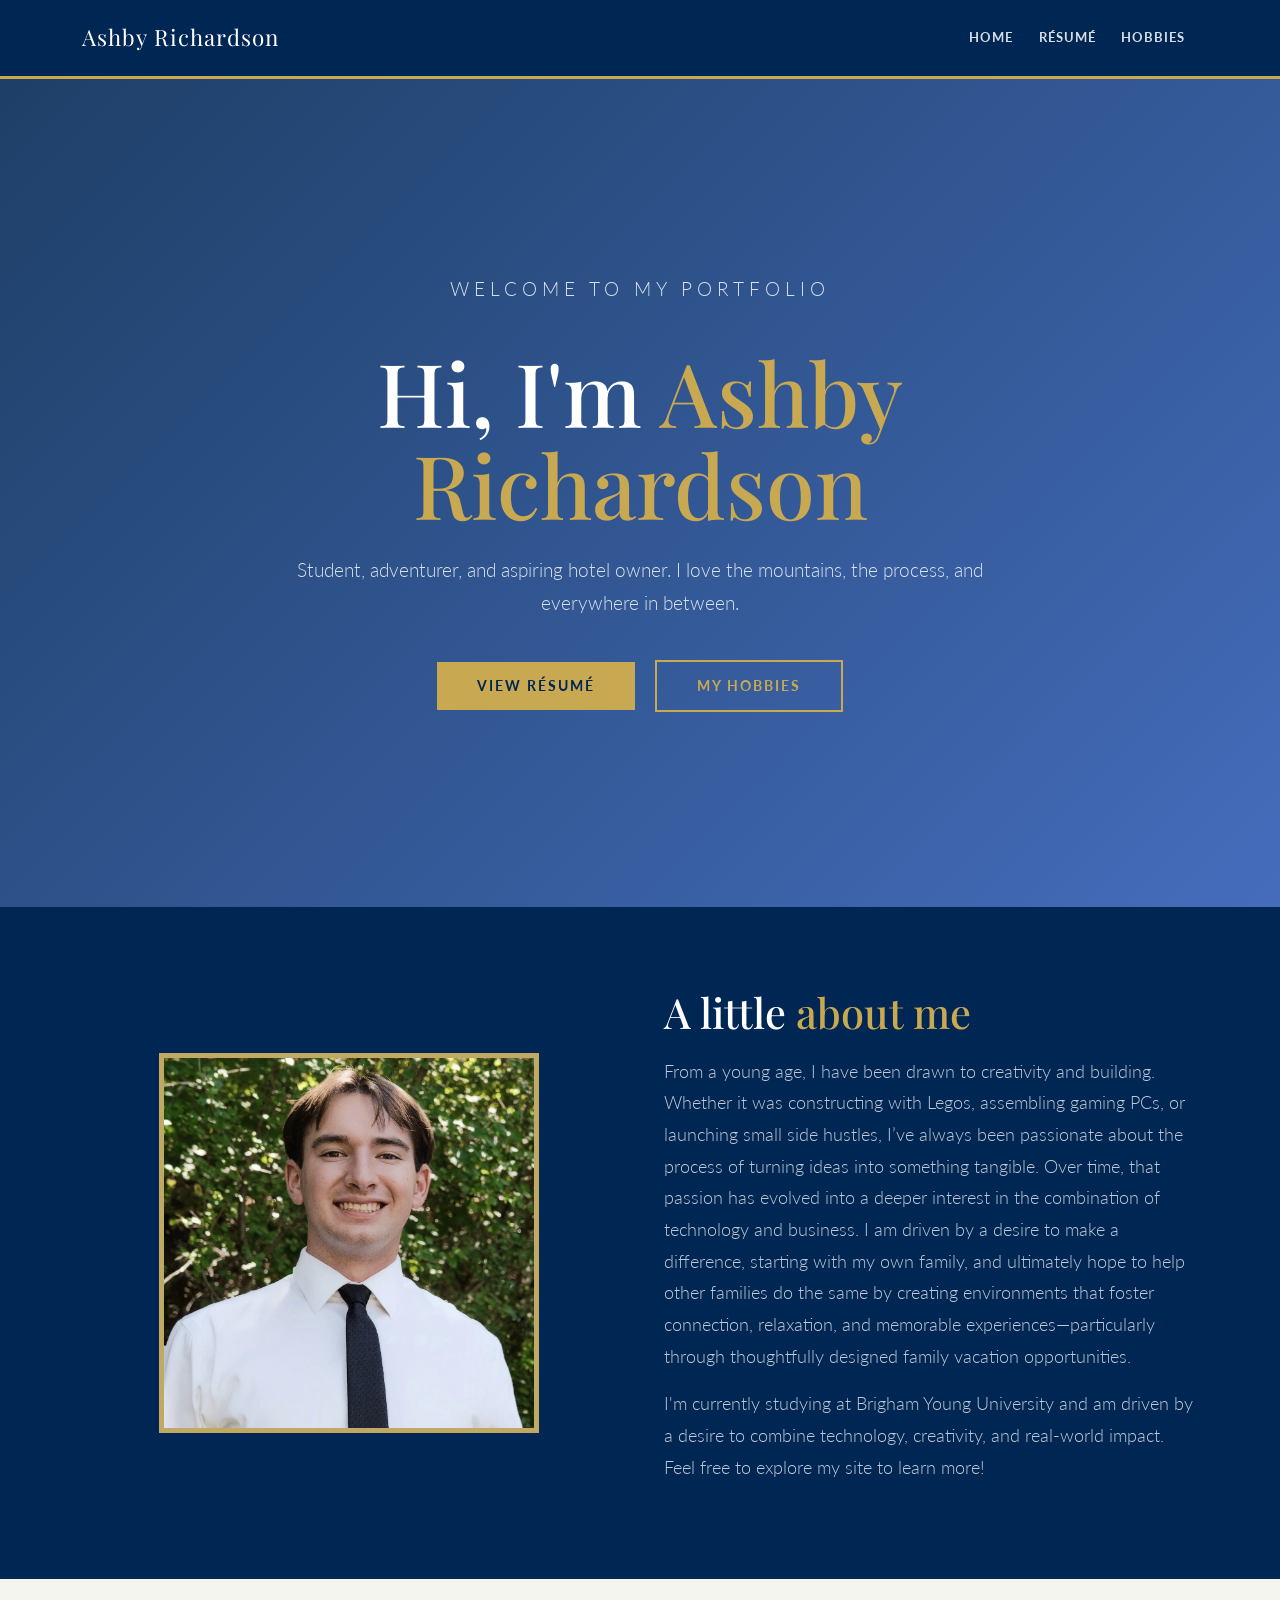
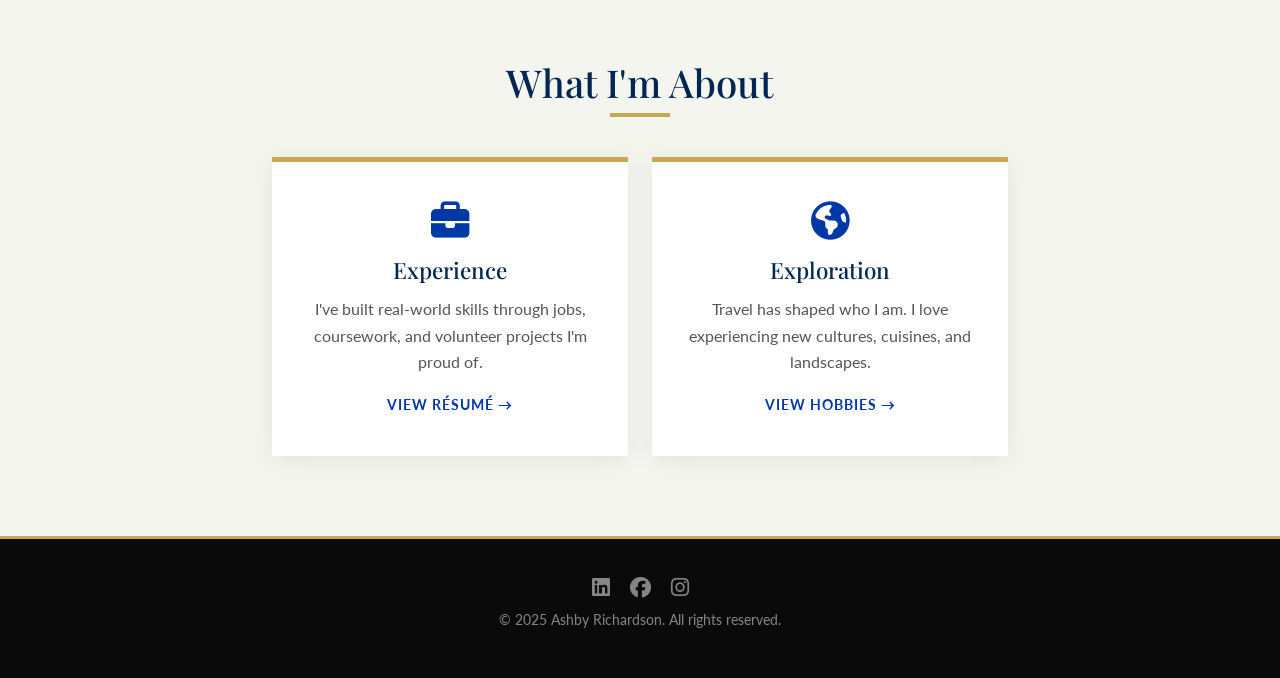
<file: index.html>
<!DOCTYPE html>
<html lang="en">
<head>
  <meta charset="UTF-8" />
  <meta name="viewport" content="width=device-width, initial-scale=1.0"/>
  <title>Ashby Richardson | Portfolio</title>
  <link rel="stylesheet" href="https://cdn.jsdelivr.net/npm/bootstrap@5.3.2/dist/css/bootstrap.min.css"/>
  <link rel="stylesheet" href="https://cdnjs.cloudflare.com/ajax/libs/font-awesome/6.5.0/css/all.min.css"/>
  <link href="https://fonts.googleapis.com/css2?family=Playfair+Display:wght@700;900&family=Lato:wght@300;400;700&display=swap" rel="stylesheet"/>
  <style>
    :root {
      --navy: #002654;
      --royal: #0038A8;
      --gold: #C8A951;
      --light: #f5f5f0;
      --dark: #111;
    }
    * { margin: 0; padding: 0; box-sizing: border-box; }
    body { font-family: 'Lato', sans-serif; background: var(--light); color: var(--dark); }


    nav.navbar {
      background: var(--navy) !important;
      padding: 1rem 2rem;
      position: sticky; top: 0; z-index: 999;
      border-bottom: 3px solid var(--gold);
    }
    .navbar-brand {
      font-family: 'Playfair Display', serif;
      color: white !important;
      font-size: 1.4rem;
      letter-spacing: 1px;
    }
    .nav-link {
      color: rgba(255,255,255,0.85) !important;
      font-weight: 700;
      letter-spacing: 1px;
      text-transform: uppercase;
      font-size: 0.82rem;
      margin: 0 0.3rem;
      transition: color 0.2s;
    }
    .nav-link:hover { color: var(--gold) !important; }


    .hero {
      min-height: 92vh;
      background:
        linear-gradient(135deg, rgba(0,38,84,0.88) 0%, rgba(0,56,168,0.72) 100%),
        url('https://images.unsplash.com/photo-1464822759023-fed622ff2c3b?w=1600') center/cover no-repeat;
      display: flex;
      align-items: center;
      justify-content: center;
      text-align: center;
      padding: 4rem 2rem;
    }
    .hero-content { max-width: 750px; }
    .hero-eyebrow {
      font-size: 0.85rem;
      letter-spacing: 5px;
      text-transform: uppercase;
      color: var(--gold);
      font-weight: 700;
      margin-bottom: 1.2rem;
    }
    .hero h1 {
      font-family: 'Playfair Display', serif;
      font-size: clamp(3rem, 8vw, 5.5rem);
      color: white;
      line-height: 1.05;
      margin-bottom: 1.5rem;
    }
    .hero h1 span { color: var(--gold); }
    .hero p {
      font-size: 1.2rem;
      color: rgba(255,255,255,0.82);
      font-weight: 300;
      line-height: 1.7;
      margin-bottom: 2.5rem;
    }
    .btn-gold {
      background: var(--gold);
      color: var(--navy);
      font-weight: 700;
      letter-spacing: 2px;
      text-transform: uppercase;
      padding: 0.85rem 2.5rem;
      border: none;
      font-size: 0.9rem;
      transition: all 0.2s;
      text-decoration: none;
      display: inline-block;
    }
    .btn-gold:hover { background: white; color: var(--navy); }
    .btn-outline-gold {
      border: 2px solid var(--gold);
      color: var(--gold);
      font-weight: 700;
      letter-spacing: 2px;
      text-transform: uppercase;
      padding: 0.85rem 2.5rem;
      font-size: 0.9rem;
      transition: all 0.2s;
      text-decoration: none;
      display: inline-block;
      margin-left: 1rem;
    }
    .btn-outline-gold:hover { background: var(--gold); color: var(--navy); }


    .about-strip {
      background: var(--navy);
      padding: 5rem 2rem;
    }
    .about-strip h2 {
      font-family: 'Playfair Display', serif;
      color: white;
      font-size: 2.6rem;
      margin-bottom: 1.2rem;
    }
    .about-strip h2 span { color: var(--gold); }
    .about-strip p {
      color: rgba(255,255,255,0.75);
      font-size: 1.1rem;
      line-height: 1.8;
      font-weight: 300;
    }
    .about-img {
      width: 100%;
      max-width: 380px;
      aspect-ratio: 1;
      object-fit: cover;
      border: 5px solid var(--gold);
      filter: grayscale(20%);
    }


    .cards-section { padding: 5rem 2rem; background: var(--light); }
    .section-title {
      font-family: 'Playfair Display', serif;
      font-size: 2.4rem;
      color: var(--navy);
      margin-bottom: 0.5rem;
    }
    .section-line {
      width: 60px; height: 4px;
      background: var(--gold);
      margin: 0 auto 2.5rem;
    }
    .highlight-card {
      background: white;
      border-top: 5px solid var(--gold);
      padding: 2.5rem 2rem;
      text-align: center;
      box-shadow: 0 4px 24px rgba(0,0,0,0.07);
      transition: transform 0.2s, box-shadow 0.2s;
      height: 100%;
    }
    .highlight-card:hover { transform: translateY(-6px); box-shadow: 0 12px 40px rgba(0,0,0,0.13); }
    .highlight-card i {
      font-size: 2.4rem;
      color: var(--royal);
      margin-bottom: 1rem;
    }
    .highlight-card h4 {
      font-family: 'Playfair Display', serif;
      font-size: 1.4rem;
      color: var(--navy);
      margin-bottom: 0.8rem;
    }
    .highlight-card p { color: #555; font-size: 0.97rem; line-height: 1.7; }
    .highlight-card a {
      color: var(--royal);
      font-weight: 700;
      font-size: 0.85rem;
      text-transform: uppercase;
      letter-spacing: 1px;
      text-decoration: none;
    }
    .highlight-card a:hover { color: var(--gold); }


    footer {
      background: #0a0a0a;
      color: rgba(255,255,255,0.5);
      text-align: center;
      padding: 2rem 1rem;
      font-size: 0.85rem;
      border-top: 3px solid var(--gold);
    }
    footer .social-links a {
      color: rgba(255,255,255,0.5);
      margin: 0 0.5rem;
      font-size: 1.3rem;
      transition: color 0.2s;
    }
    footer .social-links a:hover { color: var(--gold); }
  </style>
</head>
<body>


<nav class="navbar navbar-expand-lg">
  <div class="container">
    <a class="navbar-brand" href="index.html">Ashby Richardson</a>
    <button class="navbar-toggler" type="button" data-bs-toggle="collapse" data-bs-target="#navMenu">
      <span class="navbar-toggler-icon"></span>
    </button>
    <div class="collapse navbar-collapse justify-content-end" id="navMenu">
      <ul class="navbar-nav">
        <li class="nav-item"><a class="nav-link active" href="index.html">Home</a></li>
        <li class="nav-item"><a class="nav-link" href="resume.html">Résumé</a></li>
        <li class="nav-item"><a class="nav-link" href="hobbies.html">Hobbies</a></li>
      </ul>
    </div>
  </div>
</nav>


<section class="hero">
  <div class="hero-content">
    <p class="hero-eyebrow">Welcome to my portfolio</p>
    <h1>Hi, I'm <span>Ashby Richardson</span></h1>
    <p>Student, adventurer, and aspiring hotel owner. I love the mountains, the process, and everywhere in between.</p>
    <a href="resume.html" class="btn-gold">View Résumé</a>
    <a href="hobbies.html" class="btn-outline-gold">My Hobbies</a>
  </div>
</section>


<section class="about-strip">
  <div class="container">
    <div class="row align-items-center g-5">
      <div class="col-lg-6 text-center">
        <img src="../images/Ashby_Picture.jpg"
             alt="Profile photo placeholder" class="about-img"/>
      </div>
      <div class="col-lg-6">
        <h2>A little <span>about me</span></h2>
        <p style="margin-top:1rem;">
        From a young age, I have been drawn to creativity and building. Whether it was constructing with Legos, 
        assembling gaming PCs, or launching small side hustles, I’ve always been passionate about the process of 
        turning ideas into something tangible. Over time, that passion has evolved into a deeper interest in the 
        combination of technology and business. I am driven by a desire to make a difference, starting with my own family, 
        and ultimately hope to help other families do the same by creating environments that foster connection, 
        relaxation, and memorable experiences—particularly through thoughtfully designed family vacation 
        opportunities.
        </p>
        <p style="margin-top:1rem;">
          I'm currently studying at Brigham Young University and am driven by a desire to combine technology, 
          creativity, and real-world impact. Feel free to explore my site to learn more!
        </p>
      </div>
    </div>
  </div>
</section>


<section class="cards-section">
  <div class="container text-center">
    <h2 class="section-title">What I'm About</h2>
    <div class="section-line"></div>
    <div class="row g-4 justify-content-center">
      <div class="col-md-4">
        <div class="highlight-card">
          <i class="fa-solid fa-briefcase"></i>
          <h4>Experience</h4>
          <p>I've built real-world skills through jobs, coursework, and volunteer projects I'm proud of.</p>
          <a href="resume.html">View résumé →</a>
        </div>
      </div>
      <div class="col-md-4">
        <div class="highlight-card">
          <i class="fa-solid fa-earth-americas"></i>
          <h4>Exploration</h4>
          <p>Travel has shaped who I am. I love experiencing new cultures, cuisines, and landscapes.</p>
          <a href="hobbies.html">View hobbies →</a>
        </div>
      </div>
    </div>
  </div>
</section>


<footer>
  <div class="social-links mb-2">
    <a href="https://www.linkedin.com/in/ashby-richardson" title="LinkedIn"><i class="fa-brands fa-linkedin"></i></a>
    <a href="https://facebook.com/ashby-richardson1" title="Facebook"><i class="fa-brands fa-facebook"></i></a>
    <a href="https://www.instagram.com/ashby-richardson" title="Instagram"><i class="fa-brands fa-instagram"></i></a>
  </div>
  <p>&copy; 2025 Ashby Richardson. All rights reserved.</p>
</footer>

<script src="https://cdn.jsdelivr.net/npm/bootstrap@5.3.2/dist/js/bootstrap.bundle.min.js"></script>
</body>
</html>
</file>
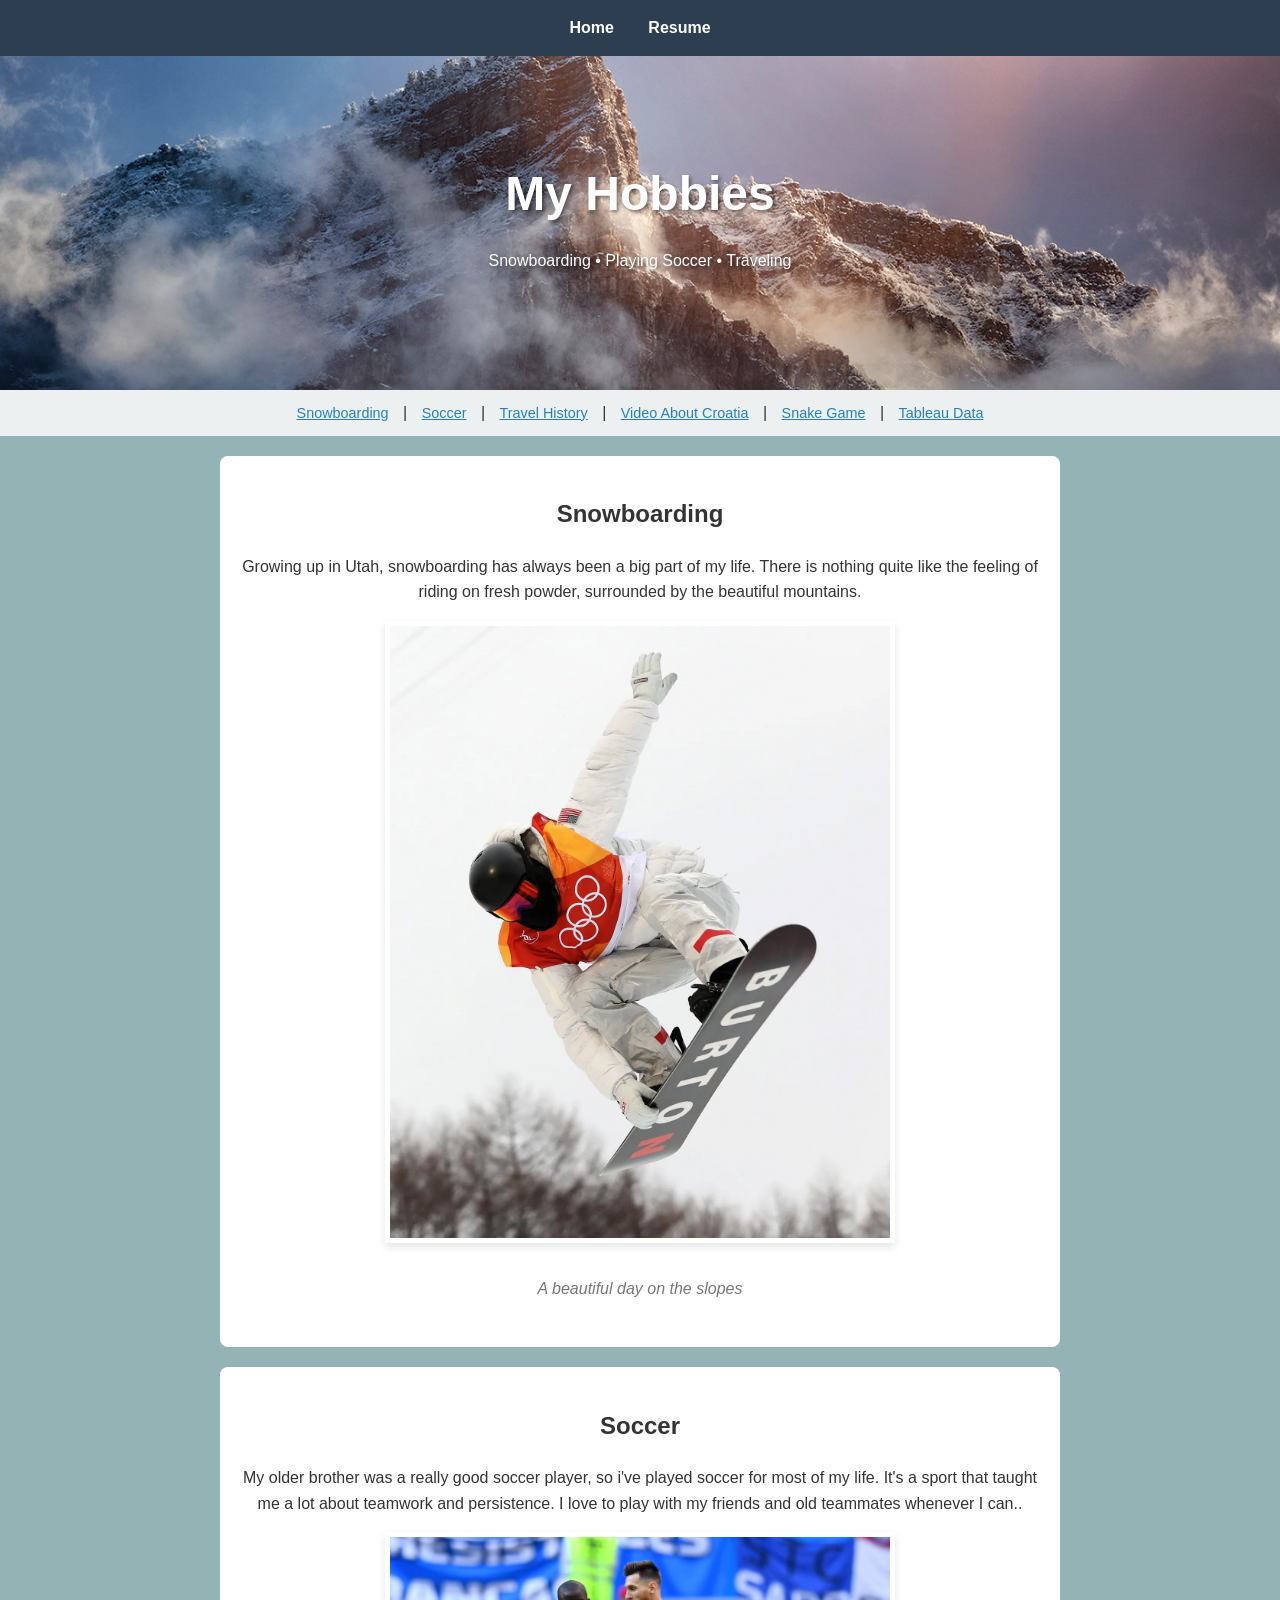
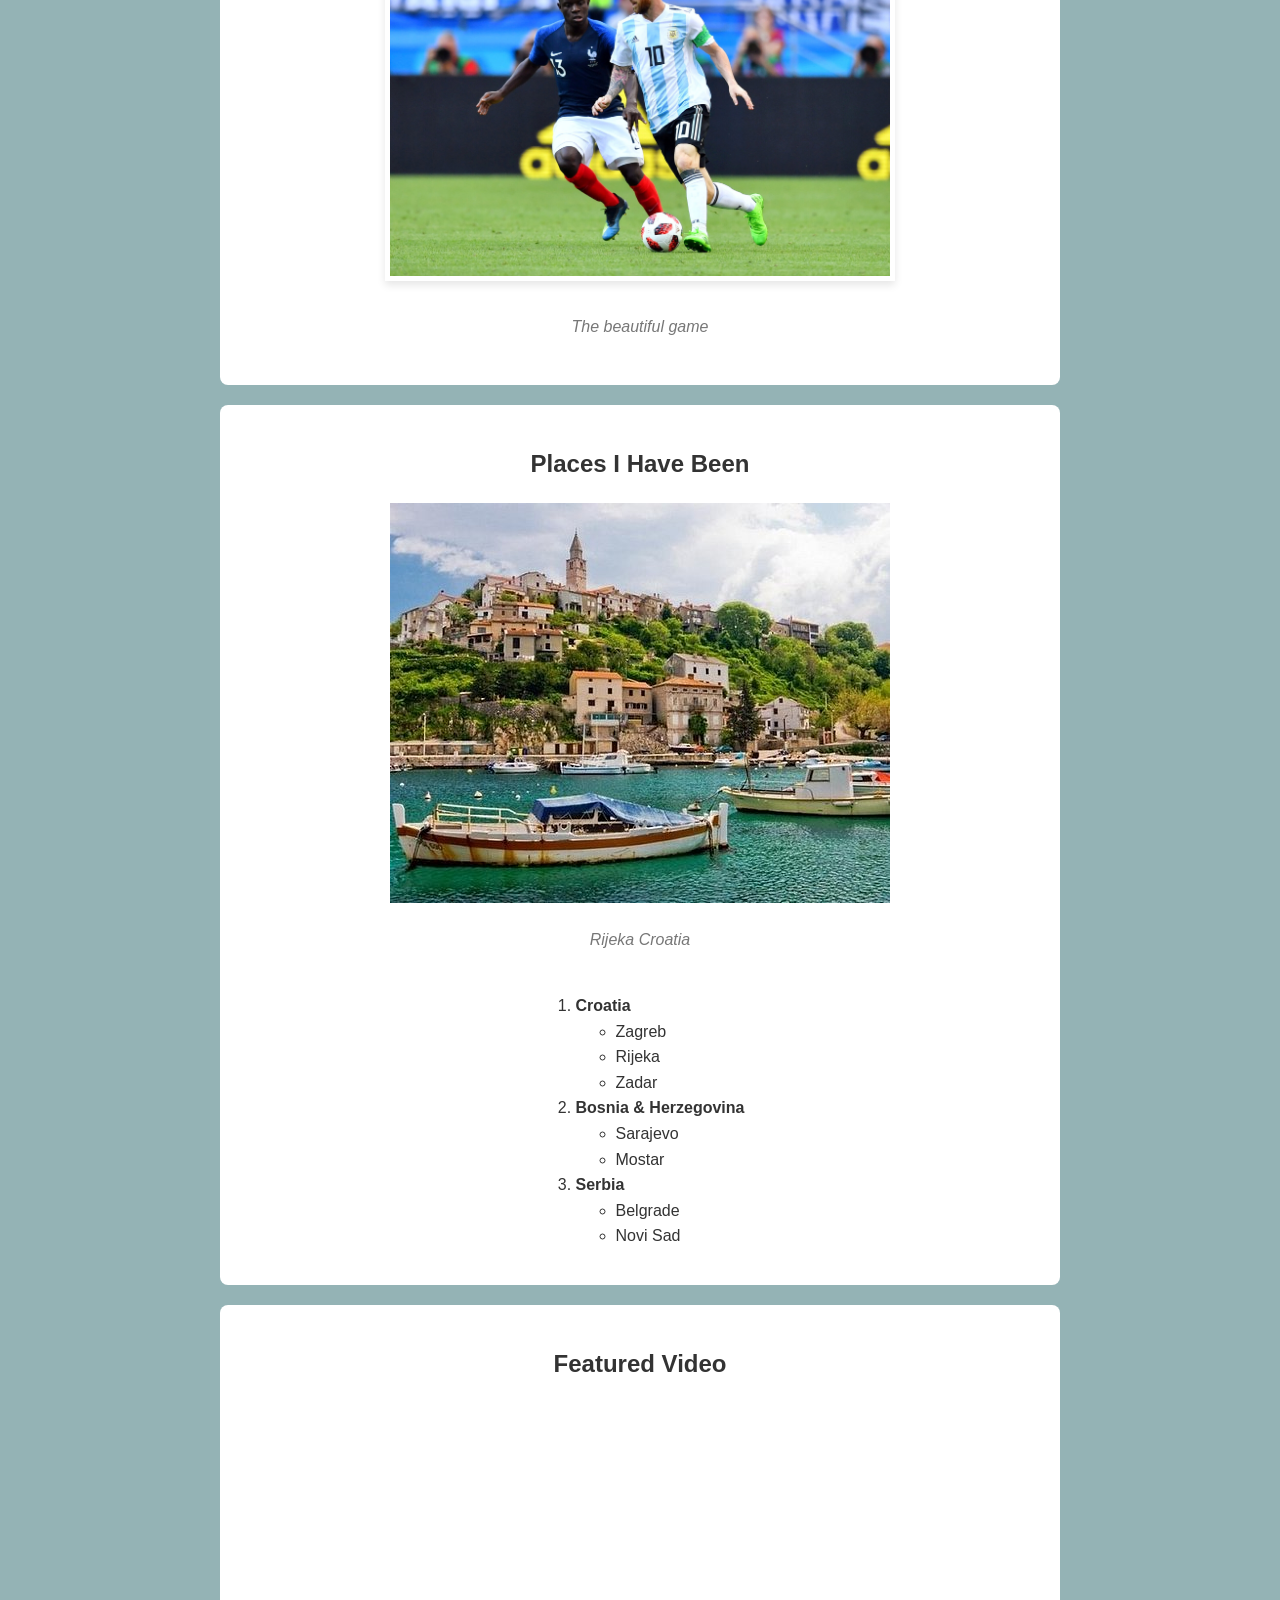
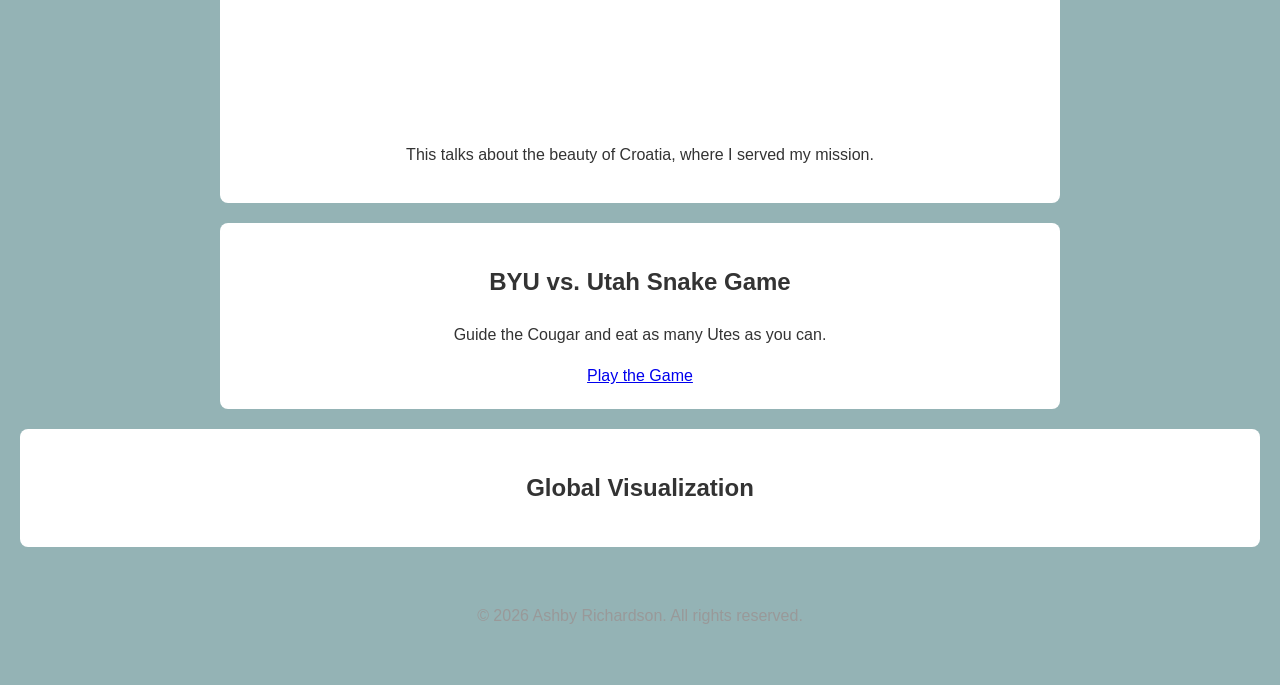
<file: hobbies.html>
<!DOCTYPE html>
<html lang="en">
<head>
  <meta charset="UTF-8" />
  <meta name="viewport" content="width=device-width, initial-scale=1.0" />
  <title>Hobbies | Ashby Richardson</title>
  <link rel="stylesheet" href="../STYLES/hobbies.css" />
</head>
<body>

  <div class="top-nav">
    <a href="index.html">Home</a>
    <a href="resume.html">Resume</a>
  </div>

  <div class="hero">
    <h1>My Hobbies</h1>
    <p>Snowboarding • Playing Soccer • Traveling</p>
  </div>

  <div class="anchor-nav">
    <a href="#snowboarding">Snowboarding</a> |
    <a href="#soccer">Soccer</a> |
    <a href="#bucketlist">Travel History</a> |
    <a href="#video">Video About Croatia</a> |
    <a href="#game">Snake Game</a> |
    <a href="#tableau">Tableau Data</a>
  </div>

  <div id="snowboarding" class="content-block">
    <h2>Snowboarding</h2>
    <p>Growing up in Utah, snowboarding has always been a big part of my life. There is nothing quite like the feeling of
      riding on fresh powder, surrounded by the beautiful mountains.
    </p>
    
    <div class="photo-row">
        <img src="../images/snowboard.png.webp"/>
        <p class="caption">A beautiful day on the slopes</p>
    </div>
  </div>

  <div id="soccer" class="content-block">
    <h2>Soccer</h2>
    <p>My older brother was a really good soccer player, so i've played soccer for most of my life. It's a sport that taught me a lot about teamwork and persistence. I love to play with my friends and old teammates whenever I can..</p>
    
    <div class="photo-row">
        <img src="../images/soccer.png.jpg"/>
        <p class="caption">The beautiful game</p>
    </div>
  </div>

  <div id="bucketlist" class="content-block">
    <h2>Places I Have Been</h2>
        <img src="../images/caption.jpg"/>
        <p class="caption">Rijeka Croatia</p>
    <ol class="bucket-list">
      <li><strong>Croatia</strong>
        <ul>
          <li>Zagreb</li>
          <li>Rijeka</li>
          <li>Zadar</li>
        </ul>
      </li>
      <li><strong>Bosnia & Herzegovina</strong>
        <ul>
          <li>Sarajevo</li>
          <li>Mostar</li>
        </ul>
      </li>
      <li><strong>Serbia</strong>
        <ul>
          <li>Belgrade</li>
          <li>Novi Sad</li>
        </ul>
      </li>
    </ol>
  </div>

  <div id="video" class="media-block">
    <h2>Featured Video</h2>
    <iframe width="560" height="315" 
        src="https://www.youtube.com/embed/JuDCQJMMNzs" 
        title="YouTube video player" 
        frameborder="0" 
        allow="accelerometer; autoplay; clipboard-write; encrypted-media; gyroscope; picture-in-picture" 
        allowfullscreen>
    </iframe>
    <p>This talks about the beauty of Croatia, where I served my mission.</p>
  </div>

  <div id="game" class="game-link-block">
    <h2>BYU vs. Utah Snake Game</h2>
    <p>Guide the Cougar and eat as many Utes as you can.</p>
    <a href="snake.html" class="btn">Play the Game</a>
  </div>
<!-- this section is for the tableau viz --> 
<div id="tableau-container" class="media-block" style="width: 100%; max-width: 1200px; margin: 0 auto;">
    <h2>Global Visualization</h2>
    <div class='tableauPlaceholder' id='viz1713735000000' style='position: relative'>
        <noscript>
            <a href='#'>
                <img alt='Dashboard World Map ' src='https:&#47;&#47;public.tableau.com&#47;static&#47;images&#47;fs&#47;fsi-2016-world-map&#47;DashboardWorldMap820&#47;1_rss.png' style='border: none' />
            </a>
        </noscript>
        <object class='tableauViz' style='display:none;'>
            <param name='host_url' value='https%3A%2F%2Fpublic.tableau.com%2F' /> 
            <param name='embed_code_version' value='3' /> 
            <param name='site_root' value='' />
            <param name='name' value='fsi-2016-world-map&#47;DashboardWorldMap820' />
            <param name='tabs' value='no' />
            <param name='toolbar' value='yes' />
            <param name='static_image' value='https:&#47;&#47;public.tableau.com&#47;static&#47;images&#47;fs&#47;fsi-2016-world-map&#47;DashboardWorldMap820&#47;1.png' /> 
            <param name='animate_transition' value='yes' />
            <param name='display_static_image' value='yes' />
            <param name='display_spinner' value='yes' />
            <param name='display_overlay' value='yes' />
            <param name='display_count' value='yes' />
            <param name='language' value='en-US' />
        </object>
    </div>                
    
    <script type='text/javascript'>                    
        var divElement = document.getElementById('viz1713735000000');                    
        var vizElement = divElement.getElementsByTagName('object')[0];                    
        
        // This ensures the viz scales well on both desktop and mobile
        if ( divElement.offsetWidth > 800 ) { 
            vizElement.style.width='100%';vizElement.style.height='827px';
        } else if ( divElement.offsetWidth > 500 ) { 
            vizElement.style.width='100%';vizElement.style.height='827px';
        } else { 
            vizElement.style.width='100%';vizElement.style.height='1227px';
        }                     
        
        var scriptElement = document.createElement('script');                    
        scriptElement.src = 'https://public.tableau.com/javascripts/api/viz_v1.js';                    
        vizElement.parentNode.insertBefore(scriptElement, vizElement);                
    </script>
</div>

  <footer>
    <p>&copy; 2026 Ashby Richardson. All rights reserved.</p>
  </footer>

</body>
</html>
</file>
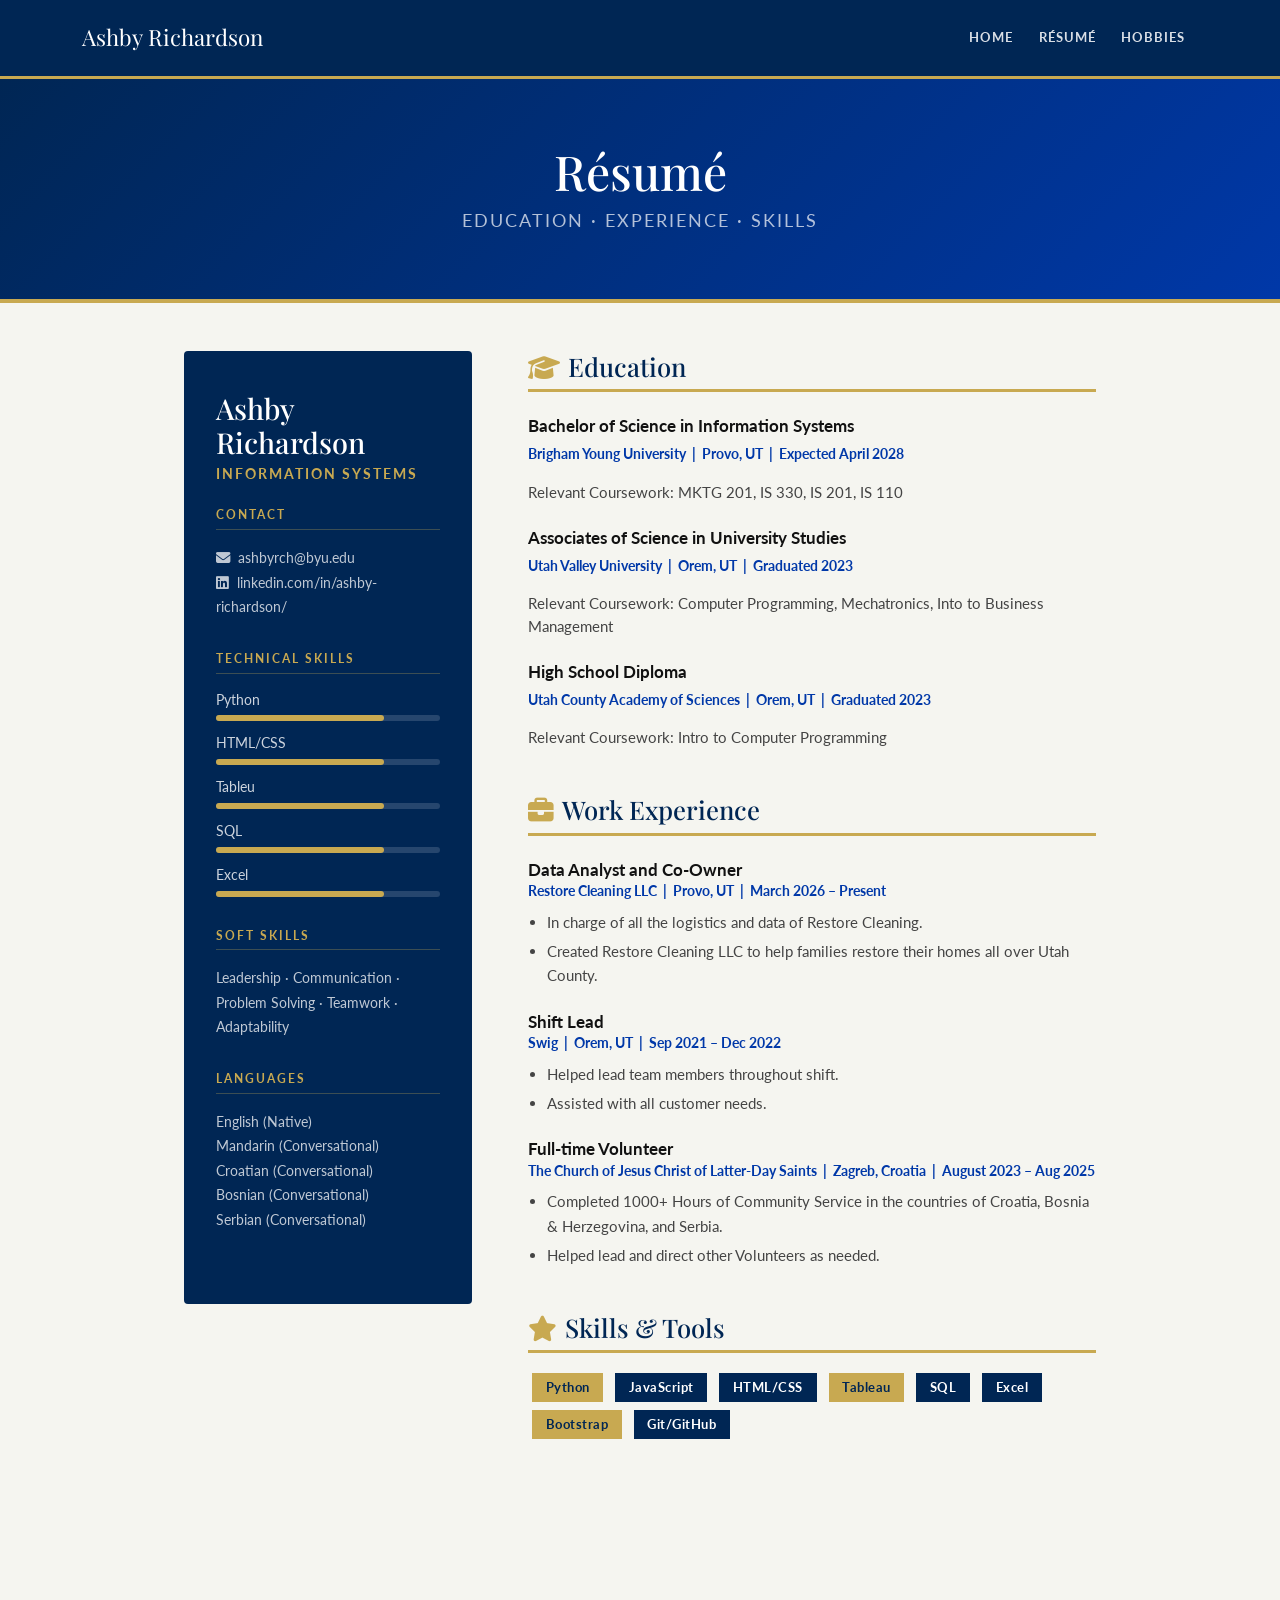
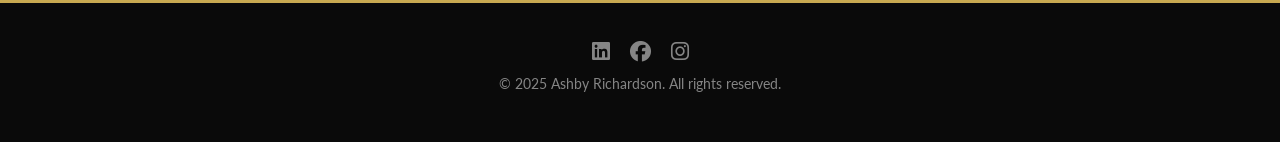
<file: resume.html>
<!DOCTYPE html>
<html lang="en">
<head>
  <meta charset="UTF-8"/>
  <meta name="viewport" content="width=device-width, initial-scale=1.0"/>
  <title>Résumé | Ashby Richardson</title>
  <link rel="stylesheet" href="https://cdn.jsdelivr.net/npm/bootstrap@5.3.2/dist/css/bootstrap.min.css"/>
  <link rel="stylesheet" href="https://cdnjs.cloudflare.com/ajax/libs/font-awesome/6.5.0/css/all.min.css"/>
  <link href="https://fonts.googleapis.com/css2?family=Playfair+Display:wght@700;900&family=Lato:wght@300;400;700&display=swap" rel="stylesheet"/>
  <style>
    :root {
      --navy: #002654;
      --royal: #0038A8;
      --gold: #C8A951;
      --light: #f5f5f0;
    }
    body { font-family: 'Lato', sans-serif; background: var(--light); color: #111; }

    nav.navbar {
      background: var(--navy) !important;
      padding: 1rem 2rem;
      position: sticky; top: 0; z-index: 999;
      border-bottom: 3px solid var(--gold);
    }
    .navbar-brand { font-family: 'Playfair Display', serif; color: white !important; font-size: 1.4rem; }
    .nav-link { color: rgba(255,255,255,0.85) !important; font-weight: 700; letter-spacing: 1px; text-transform: uppercase; font-size: 0.82rem; margin: 0 0.3rem; transition: color 0.2s; }
    .nav-link:hover { color: var(--gold) !important; }


    .page-header {
      background: linear-gradient(135deg, var(--navy) 0%, var(--royal) 100%);
      padding: 4rem 2rem 3rem;
      text-align: center;
      border-bottom: 4px solid var(--gold);
    }
    .page-header h1 {
      font-family: 'Playfair Display', serif;
      color: white;
      font-size: 3rem;
      margin-bottom: 0.5rem;
    }
    .page-header p { color: rgba(255,255,255,0.7); font-size: 1.1rem; letter-spacing: 2px; text-transform: uppercase; }


    .resume-wrapper { max-width: 960px; margin: 3rem auto; padding: 0 1.5rem 4rem; }


    .sidebar {
      background: var(--navy);
      color: white;
      padding: 2.5rem 2rem;
      border-radius: 4px;
    }
    .sidebar h2 {
      font-family: 'Playfair Display', serif;
      font-size: 1.8rem;
      margin-bottom: 0.2rem;
    }
    .sidebar .title { color: var(--gold); font-size: 0.9rem; text-transform: uppercase; letter-spacing: 2px; font-weight: 700; margin-bottom: 1.5rem; }
    .sidebar-section { margin-bottom: 2rem; }
    .sidebar-section h5 {
      color: var(--gold);
      text-transform: uppercase;
      letter-spacing: 2px;
      font-size: 0.75rem;
      font-weight: 700;
      border-bottom: 1px solid rgba(200,169,81,0.3);
      padding-bottom: 0.4rem;
      margin-bottom: 1rem;
    }
    .sidebar-section p, .sidebar-section a {
      color: rgba(255,255,255,0.75);
      font-size: 0.9rem;
      line-height: 1.7;
      text-decoration: none;
      display: block;
    }
    .skill-bar { margin-bottom: 0.8rem; }
    .skill-bar span { font-size: 0.85rem; color: rgba(255,255,255,0.8); display: block; margin-bottom: 0.3rem; }
    .bar-track { background: rgba(255,255,255,0.15); height: 6px; border-radius: 3px; }
    .bar-fill { background: var(--gold); height: 6px; border-radius: 3px; }


    .main-content { padding-left: 2rem; }
    @media(max-width:768px) { .main-content { padding-left: 0; margin-top: 2rem; } }

    .resume-section { margin-bottom: 2.8rem; }
    .resume-section h3 {
      font-family: 'Playfair Display', serif;
      font-size: 1.6rem;
      color: var(--navy);
      margin-bottom: 0.3rem;
      padding-bottom: 0.5rem;
      border-bottom: 3px solid var(--gold);
    }
    .job-entry { margin: 1.5rem 0; }
    .job-entry h5 { font-size: 1.05rem; font-weight: 700; color: #111; margin-bottom: 0.1rem; }
    .job-entry .meta { font-size: 0.85rem; color: var(--royal); font-weight: 700; margin-bottom: 0.5rem; }
    .job-entry ul { padding-left: 1.2rem; }
    .job-entry ul li { font-size: 0.95rem; color: #444; margin-bottom: 0.3rem; line-height: 1.6; }

    .edu-entry { margin: 1.5rem 0; }
    .edu-entry h5 { font-size: 1.05rem; font-weight: 700; color: #111; }
    .edu-entry .meta { font-size: 0.85rem; color: var(--royal); font-weight: 700; }
    .edu-entry p { font-size: 0.95rem; color: #444; margin-top: 0.3rem; }

    .skill-tag {
      display: inline-block;
      background: var(--navy);
      color: white;
      font-size: 0.8rem;
      padding: 0.3rem 0.85rem;
      margin: 0.25rem;
      font-weight: 700;
      letter-spacing: 0.5px;
    }
    .skill-tag.gold { background: var(--gold); color: var(--navy); }

    footer {
      background: #0a0a0a;
      color: rgba(255,255,255,0.5);
      text-align: center;
      padding: 2rem 1rem;
      font-size: 0.85rem;
      border-top: 3px solid var(--gold);
    }
    footer .social-links a { color: rgba(255,255,255,0.5); margin: 0 0.5rem; font-size: 1.3rem; transition: color 0.2s; }
    footer .social-links a:hover { color: var(--gold); }
  </style>
</head>
<body>

<nav class="navbar navbar-expand-lg">
  <div class="container">
    <a class="navbar-brand" href="index.html">Ashby Richardson</a>
    <button class="navbar-toggler" type="button" data-bs-toggle="collapse" data-bs-target="#navMenu">
      <span class="navbar-toggler-icon"></span>
    </button>
    <div class="collapse navbar-collapse justify-content-end" id="navMenu">
      <ul class="navbar-nav">
        <li class="nav-item"><a class="nav-link" href="index.html">Home</a></li>
        <li class="nav-item"><a class="nav-link active" href="resume.html">Résumé</a></li>
        <li class="nav-item"><a class="nav-link" href="hobbies.html">Hobbies</a></li>
      </ul>
    </div>
  </div>
</nav>

<div class="page-header">
  <h1>Résumé</h1>
  <p>Education · Experience · Skills</p>
</div>

<div class="resume-wrapper">
  <div class="row">


    <div class="col-lg-4">
      <div class="sidebar">
        <h2>Ashby Richardson</h2>
        <p class="title">Information Systems</p>

        <div class="sidebar-section">
          <h5>Contact</h5>
          <a href="mailto:ashbyrch@byu.edu"><i class="fa-solid fa-envelope me-2"></i>ashbyrch@byu.edu</a>
          <a href="#"><i class="fa-brands fa-linkedin me-2"></i>linkedin.com/in/ashby-richardson/</a>
        </div>

        <div class="sidebar-section">
          <h5>Technical Skills</h5>
          <div class="skill-bar"><span>Python</span><div class="bar-track"><div class="bar-fill" style="width:75%"></div></div></div>
          <div class="skill-bar"><span>HTML/CSS</span><div class="bar-track"><div class="bar-fill" style="width:75%"></div></div></div>
          <div class="skill-bar"><span>Tableu</span><div class="bar-track"><div class="bar-fill" style="width:75%"></div></div></div>
          <div class="skill-bar"><span>SQL</span><div class="bar-track"><div class="bar-fill" style="width:75%"></div></div></div>
          <div class="skill-bar"><span>Excel</span><div class="bar-track"><div class="bar-fill" style="width:75%"></div></div></div>
        </div>

        <div class="sidebar-section">
          <h5>Soft Skills</h5>
          <p>Leadership · Communication · Problem Solving · Teamwork · Adaptability</p>
        </div>

        <div class="sidebar-section">
          <h5>Languages</h5>
          <p>English (Native)<br/>Mandarin (Conversational)<br/>Croatian (Conversational)<br/>Bosnian (Conversational)<br/>Serbian (Conversational)</p>
        </div>
      </div>
    </div>


    <div class="col-lg-8">
      <div class="main-content">


        <div class="resume-section">
          <h3><i class="fa-solid fa-graduation-cap me-2" style="color:var(--gold)"></i>Education</h3>
          <div class="edu-entry">
            <h5>Bachelor of Science in Information Systems</h5>
            <p class="meta">Brigham Young University &nbsp;|&nbsp; Provo, UT &nbsp;|&nbsp; Expected April 2028</p>
            <p>Relevant Coursework: MKTG 201, IS 330, IS 201, IS 110</p>
          </div>
          <div class="edu-entry">
            <h5>Associates of Science in University Studies</h5>
            <p class="meta">Utah Valley University &nbsp;|&nbsp; Orem, UT &nbsp;|&nbsp; Graduated 2023</p>
            <p>Relevant Coursework: Computer Programming, Mechatronics, Into to Business Management</p>
          </div>
          <div class="edu-entry">
            <h5>High School Diploma</h5>
            <p class="meta">Utah County Academy of Sciences &nbsp;|&nbsp; Orem, UT &nbsp;|&nbsp; Graduated 2023</p>
            <p>Relevant Coursework: Intro to Computer Programming</p>
          </div>
        </div>


        <div class="resume-section">
          <h3><i class="fa-solid fa-briefcase me-2" style="color:var(--gold)"></i>Work Experience</h3>

          <div class="job-entry">
            <h5>Data Analyst and Co-Owner</h5>
            <p class="meta">Restore Cleaning LLC &nbsp;|&nbsp; Provo, UT &nbsp;|&nbsp; March 2026 – Present</p>
            <ul>
              <li>In charge of all the logistics and data of Restore Cleaning.</li>
              <li>Created Restore Cleaning LLC to help families restore their homes all over Utah County.</li>
            </ul>
          </div>

          <div class="job-entry">
            <h5>Shift Lead</h5>
            <p class="meta">Swig &nbsp;|&nbsp; Orem, UT &nbsp;|&nbsp; Sep 2021 – Dec 2022</p>
            <ul>
              <li>Helped lead team members throughout shift.</li>
              <li>Assisted with all customer needs.</li>
            </ul>
          </div>

          <div class="job-entry">
            <h5>Full-time Volunteer</h5>
            <p class="meta">The Church of Jesus Christ of Latter-Day Saints &nbsp;|&nbsp; Zagreb, Croatia &nbsp;|&nbsp; August 2023 – Aug 2025</p>
            <ul>
              <li>Completed 1000+ Hours of Community Service in the countries of Croatia, Bosnia & Herzegovina, and Serbia.</li>
              <li>Helped lead and direct other Volunteers as needed.</li>
            </ul>
          </div>
        </div>


        <div class="resume-section">
          <h3><i class="fa-solid fa-star me-2" style="color:var(--gold)"></i>Skills & Tools</h3>
          <div style="margin-top:1rem;">
            <span class="skill-tag gold">Python</span>
            <span class="skill-tag">JavaScript</span>
            <span class="skill-tag">HTML/CSS</span>
            <span class="skill-tag gold">Tableau</span>
            <span class="skill-tag">SQL</span>
            <span class="skill-tag">Excel</span>
            <span class="skill-tag gold">Bootstrap</span>
            <span class="skill-tag">Git/GitHub</span>
          </div>
        </div>

      </div>
    </div>
  </div>
</div>

<footer>
  <div class="social-links mb-2">
    <a href="https://www.linkedin.com/in/ashby-richardson" title="LinkedIn"><i class="fa-brands fa-linkedin"></i></a>
    <a href="https://facebook.com/ashby-richardson1" title="Facebook"><i class="fa-brands fa-facebook"></i></a>
    <a href="https://www.instagram.com/ashby-richardson" title="Instagram"><i class="fa-brands fa-instagram"></i></a>
  </div>
  <p>&copy; 2025 Ashby Richardson. All rights reserved.</p>
</footer>

<script src="https://cdn.jsdelivr.net/npm/bootstrap@5.3.2/dist/js/bootstrap.bundle.min.js"></script>
</body>
</html>
</file>
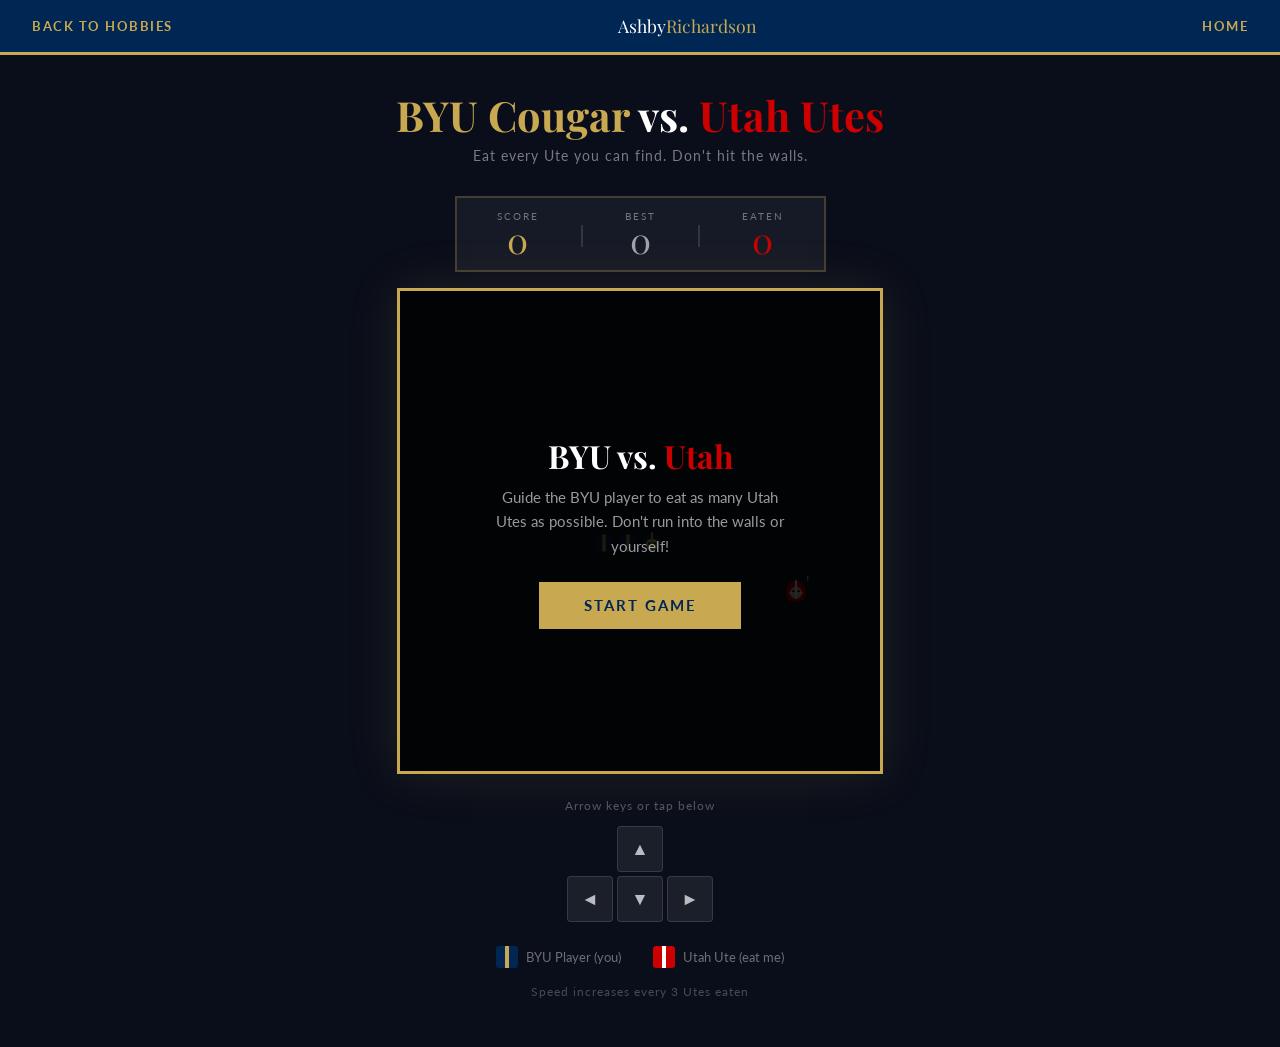
<file: snake.html>
<!DOCTYPE html>
<html lang="en">
<head>
  <meta charset="UTF-8" />
  <meta name="viewport" content="width=device-width, initial-scale=1.0" />
  <title>BYU vs. Utah Snake Game</title>
  <link href="https://fonts.googleapis.com/css2?family=Playfair+Display:wght@700&family=Lato:wght@400;700&display=swap" rel="stylesheet" />
  <style>
    :root {
      --navy: #002654;
      --gold: #C8A951;
      --red: #CC0000;
      --bg: #0a0e1a;
    }
    * { margin: 0; padding: 0; box-sizing: border-box; }
    body {
      background: var(--bg);
      font-family: 'Lato', sans-serif;
      color: white;
      display: flex;
      flex-direction: column;
      align-items: center;
      min-height: 100vh;
      padding-bottom: 3rem;
    }

    .top-bar {
      width: 100%;
      background: var(--navy);
      border-bottom: 3px solid var(--gold);
      display: flex;
      justify-content: space-between;
      align-items: center;
      padding: 0.9rem 2rem;
    }
    .top-bar a {
      color: var(--gold);
      text-decoration: none;
      font-size: 0.82rem;
      font-weight: 700;
      letter-spacing: 1.5px;
      text-transform: uppercase;
    }
    .top-bar a:hover { color: white; }
    .top-bar .title {
      font-family: 'Playfair Display', serif;
      font-size: 1.1rem;
      color: white;
    }
    .top-bar .title span { color: var(--gold); }

    header {
      text-align: center;
      padding: 2rem 1rem 1rem;
    }
    header h1 {
      font-family: 'Playfair Display', serif;
      font-size: clamp(1.6rem, 5vw, 2.6rem);
      margin-bottom: 0.3rem;
    }
    header h1 .byu { color: var(--gold); }
    header h1 .utes { color: var(--red); }
    header p { color: rgba(255,255,255,0.45); font-size: 0.9rem; letter-spacing: 1px; }

    .scoreboard {
      display: flex;
      gap: 2.5rem;
      align-items: center;
      background: rgba(255,255,255,0.05);
      border: 2px solid rgba(200,169,81,0.25);
      padding: 0.8rem 2.5rem;
      margin: 1rem 0;
    }
    .score-block { text-align: center; }
    .score-block .lbl {
      font-size: 0.65rem;
      letter-spacing: 2px;
      text-transform: uppercase;
      color: rgba(255,255,255,0.4);
    }
    .score-block .val {
      font-family: 'Playfair Display', serif;
      font-size: 2.2rem;
      line-height: 1;
    }
    .score-block.gold .val { color: var(--gold); }
    .divider { color: rgba(255,255,255,0.15); font-size: 1.5rem; }

    .game-wrapper {
      position: relative;
      border: 3px solid var(--gold);
      box-shadow: 0 0 50px rgba(200,169,81,0.12);
    }
    canvas {
      display: block;
      background: #0d1321;
    }

    .overlay {
      position: absolute;
      inset: 0;
      background: rgba(0,0,0,0.85);
      display: flex;
      flex-direction: column;
      align-items: center;
      justify-content: center;
      text-align: center;
      padding: 2rem;
    }
    .overlay.hidden { display: none; }
    .overlay h2 {
      font-family: 'Playfair Display', serif;
      font-size: 2rem;
      margin-bottom: 0.5rem;
    }
    .overlay p {
      color: rgba(255,255,255,0.6);
      font-size: 0.95rem;
      max-width: 300px;
      line-height: 1.6;
      margin-bottom: 1.5rem;
    }
    .overlay .result {
      font-size: 1.2rem;
      color: var(--gold);
      font-weight: 700;
      margin-bottom: 1.5rem;
    }

    .play-btn {
      background: var(--gold);
      color: var(--navy);
      font-family: 'Lato', sans-serif;
      font-weight: 700;
      font-size: 0.95rem;
      letter-spacing: 2px;
      text-transform: uppercase;
      padding: 0.9rem 2.8rem;
      border: none;
      cursor: pointer;
      transition: background 0.15s, transform 0.15s;
    }
    .play-btn:hover { background: white; transform: scale(1.04); }

    .controls {
      margin-top: 1.5rem;
      text-align: center;
    }
    .controls p {
      color: rgba(255,255,255,0.3);
      font-size: 0.75rem;
      letter-spacing: 1px;
      margin-bottom: 0.8rem;
    }
    .dpad {
      display: grid;
      grid-template-columns: repeat(3, 46px);
      grid-template-rows: repeat(2, 46px);
      gap: 4px;
      justify-content: center;
    }
    .dpad-btn {
      background: rgba(255,255,255,0.07);
      border: 1px solid rgba(255,255,255,0.12);
      color: rgba(255,255,255,0.7);
      font-size: 1.1rem;
      cursor: pointer;
      display: flex;
      align-items: center;
      justify-content: center;
      border-radius: 4px;
      transition: background 0.1s;
      -webkit-tap-highlight-color: transparent;
      user-select: none;
    }
    .dpad-btn:active, .dpad-btn.pressed { background: var(--gold); color: var(--navy); }
    .btn-up    { grid-column: 2; grid-row: 1; }
    .btn-left  { grid-column: 1; grid-row: 2; }
    .btn-down  { grid-column: 2; grid-row: 2; }
    .btn-right { grid-column: 3; grid-row: 2; }

    .legend {
      display: flex;
      gap: 2rem;
      margin-top: 1.5rem;
      font-size: 0.82rem;
      color: rgba(255,255,255,0.4);
      justify-content: center;
    }
    .legend-item { display: flex; align-items: center; gap: 0.5rem; }
    .swatch { width: 22px; height: 22px; border-radius: 3px; }

    .speed-note {
      margin-top: 1rem;
      color: rgba(255,255,255,0.25);
      font-size: 0.75rem;
      letter-spacing: 1px;
      text-align: center;
    }
  </style>
</head>
<body>

<div class="top-bar">
  <a href="hobbies.html">Back to Hobbies</a>
  <span class="title">Ashby<span>Richardson</span></span>
  <a href="index.html">Home</a>
</div>

<header>
  <h1><span class="byu">BYU Cougar</span> vs. <span class="utes">Utah Utes</span></h1>
  <p>Eat every Ute you can find. Don't hit the walls.</p>
</header>

<div class="scoreboard">
  <div class="score-block gold">
    <div class="lbl">Score</div>
    <div class="val" id="scoreVal">0</div>
  </div>
  <div class="divider">|</div>
  <div class="score-block">
    <div class="lbl">Best</div>
    <div class="val" id="bestVal" style="color:rgba(255,255,255,0.6)">0</div>
  </div>
  <div class="divider">|</div>
  <div class="score-block">
    <div class="lbl">Eaten</div>
    <div class="val" id="eatenVal" style="color:var(--red)">0</div>
  </div>
</div>

<div class="game-wrapper">
  <canvas id="canvas" width="480" height="480"></canvas>

  <div class="overlay" id="startScreen">
    <h2>BYU vs. <span style="color:var(--red)">Utah</span></h2>
    <p>Guide the BYU player to eat as many Utah Utes as possible. Don't run into the walls or yourself!</p>
    <button class="play-btn" onclick="startGame()">Start Game</button>
  </div>

  <div class="overlay hidden" id="endScreen">
    <h2 style="color:var(--red)">Cougar Down!</h2>
    <div class="result" id="endResult">Score: 0</div>
    <p id="endMsg">The Utes celebrated. Try again!</p>
    <button class="play-btn" onclick="startGame()">Play Again</button>
  </div>
</div>

<div class="controls">
  <p>Arrow keys or tap below</p>
  <div class="dpad">
    <button class="dpad-btn btn-up"    id="btnU" onpointerdown="tap('UP')">&#9650;</button>
    <button class="dpad-btn btn-left"  id="btnL" onpointerdown="tap('LEFT')">&#9668;</button>
    <button class="dpad-btn btn-down"  id="btnD" onpointerdown="tap('DOWN')">&#9660;</button>
    <button class="dpad-btn btn-right" id="btnR" onpointerdown="tap('RIGHT')">&#9658;</button>
  </div>
</div>

<div class="legend">
  <div class="legend-item">
    <canvas id="swatchBYU" width="22" height="22" class="swatch"></canvas>
    <span>BYU Player (you)</span>
  </div>
  <div class="legend-item">
    <canvas id="swatchUTE" width="22" height="22" class="swatch"></canvas>
    <span>Utah Ute (eat me)</span>
  </div>
</div>

<div class="speed-note">Speed increases every 3 Utes eaten</div>

<script>
  const canvas = document.getElementById('canvas');
  const ctx = canvas.getContext('2d');
  const COLS = 20, ROWS = 20, CELL = canvas.width / COLS;

  // ─── DRAW HELPERS ────────────────────────────────────────────────────────────

  function drawBYUHead(cx, cy, size, dir) {
    const s = size * 0.9;
    ctx.save();
    ctx.translate(cx, cy);

    // Rotate based on direction
    const angles = { RIGHT: 0, DOWN: Math.PI / 2, LEFT: Math.PI, UP: -Math.PI / 2 };
    ctx.rotate(angles[dir] || 0);

    // Helmet shell — navy
    ctx.beginPath();
    ctx.arc(0, 0, s * 0.46, Math.PI, 0, false);
    ctx.lineTo(s * 0.46, s * 0.15);
    ctx.quadraticCurveTo(s * 0.46, s * 0.5, 0, s * 0.5);
    ctx.quadraticCurveTo(-s * 0.46, s * 0.5, -s * 0.46, s * 0.15);
    ctx.closePath();
    ctx.fillStyle = '#002654';
    ctx.fill();

    // Face mask area — gold
    ctx.beginPath();
    ctx.arc(0, s * 0.08, s * 0.28, 0, Math.PI * 2);
    ctx.fillStyle = '#f0d98a';
    ctx.fill();

    // Face mask bars — gold
    ctx.strokeStyle = '#C8A951';
    ctx.lineWidth = s * 0.07;
    ctx.lineCap = 'round';
    // Horizontal bar
    ctx.beginPath();
    ctx.moveTo(-s * 0.28, s * 0.08);
    ctx.lineTo(s * 0.28, s * 0.08);
    ctx.stroke();
    // Vertical bar
    ctx.beginPath();
    ctx.moveTo(0, -s * 0.18);
    ctx.lineTo(0, s * 0.34);
    ctx.stroke();

    // Eyes
    ctx.fillStyle = '#222';
    ctx.beginPath(); ctx.arc(-s * 0.12, s * 0.01, s * 0.06, 0, Math.PI * 2); ctx.fill();
    ctx.beginPath(); ctx.arc( s * 0.12, s * 0.01, s * 0.06, 0, Math.PI * 2); ctx.fill();

    // Helmet stripe — gold
    ctx.beginPath();
    ctx.moveTo(0, -s * 0.46);
    ctx.lineTo(0, s * 0.12);
    ctx.strokeStyle = '#C8A951';
    ctx.lineWidth = s * 0.1;
    ctx.stroke();

    ctx.restore();
  }

  function drawBYUBody(cx, cy, size) {
    ctx.save();
    ctx.translate(cx, cy);
    const s = size * 0.85;
    // Jersey — navy with gold stripe
    ctx.beginPath();
    ctx.roundRect(-s * 0.42, -s * 0.42, s * 0.84, s * 0.84, s * 0.12);
    ctx.fillStyle = '#002654';
    ctx.fill();
    // Gold side stripe
    ctx.fillStyle = '#C8A951';
    ctx.fillRect(-s * 0.08, -s * 0.42, s * 0.16, s * 0.84);
    ctx.restore();
  }

  function drawUTEPlayer(cx, cy, size) {
    const s = size * 0.9;
    ctx.save();
    ctx.translate(cx, cy);

    // Helmet shell — Utah red
    ctx.beginPath();
    ctx.arc(0, 0, s * 0.46, Math.PI, 0, false);
    ctx.lineTo(s * 0.46, s * 0.15);
    ctx.quadraticCurveTo(s * 0.46, s * 0.5, 0, s * 0.5);
    ctx.quadraticCurveTo(-s * 0.46, s * 0.5, -s * 0.46, s * 0.15);
    ctx.closePath();
    ctx.fillStyle = '#CC0000';
    ctx.fill();

    // Face mask area — skin
    ctx.beginPath();
    ctx.arc(0, s * 0.08, s * 0.28, 0, Math.PI * 2);
    ctx.fillStyle = '#f5c8a0';
    ctx.fill();

    // Face mask bars — white
    ctx.strokeStyle = 'white';
    ctx.lineWidth = s * 0.07;
    ctx.lineCap = 'round';
    ctx.beginPath();
    ctx.moveTo(-s * 0.28, s * 0.08);
    ctx.lineTo(s * 0.28, s * 0.08);
    ctx.stroke();
    ctx.beginPath();
    ctx.moveTo(0, -s * 0.18);
    ctx.lineTo(0, s * 0.34);
    ctx.stroke();

    // Eyes
    ctx.fillStyle = '#222';
    ctx.beginPath(); ctx.arc(-s * 0.12, s * 0.01, s * 0.06, 0, Math.PI * 2); ctx.fill();
    ctx.beginPath(); ctx.arc( s * 0.12, s * 0.01, s * 0.06, 0, Math.PI * 2); ctx.fill();

    // White helmet stripe
    ctx.beginPath();
    ctx.moveTo(0, -s * 0.46);
    ctx.lineTo(0, s * 0.12);
    ctx.strokeStyle = 'white';
    ctx.lineWidth = s * 0.1;
    ctx.stroke();

    // Floating exclamation — give it some character
    ctx.fillStyle = 'white';
    ctx.font = `bold ${s * 0.35}px Arial`;
    ctx.textAlign = 'center';
    ctx.textBaseline = 'middle';
    ctx.fillText('!', s * 0.55, -s * 0.55);

    ctx.restore();
  }

  // Draw legend swatches
  (function drawLegend() {
    const b = document.getElementById('swatchBYU').getContext('2d');
    b.fillStyle = '#002654';
    b.fillRect(0, 0, 22, 22);
    b.fillStyle = '#C8A951';
    b.fillRect(9, 0, 4, 22);

    const u = document.getElementById('swatchUTE').getContext('2d');
    u.fillStyle = '#CC0000';
    u.fillRect(0, 0, 22, 22);
    u.fillStyle = 'white';
    u.fillRect(9, 0, 4, 22);
  })();

  // ─── GAME STATE ──────────────────────────────────────────────────────────────

  let snake, dir, nextDir, food, score, best, eaten, speed, loop, running;
  best = 0;

  function init() {
    snake = [{ x: 10, y: 10 }, { x: 9, y: 10 }, { x: 8, y: 10 }];
    dir = { x: 1, y: 0 };
    nextDir = { x: 1, y: 0 };
    score = 0; eaten = 0; speed = 140; running = false;
    placeFood();
    updateUI();
  }

  function placeFood() {
    let p;
    do { p = { x: Math.floor(Math.random() * COLS), y: Math.floor(Math.random() * ROWS) }; }
    while (snake.some(s => s.x === p.x && s.y === p.y));
    food = p;
  }

  function updateUI() {
    document.getElementById('scoreVal').textContent = score;
    document.getElementById('bestVal').textContent = best;
    document.getElementById('eatenVal').textContent = eaten;
  }

  // ─── DRAW FRAME ──────────────────────────────────────────────────────────────

  function drawGrid() {
    ctx.strokeStyle = 'rgba(255,255,255,0.03)';
    ctx.lineWidth = 0.5;
    for (let i = 0; i <= COLS; i++) {
      ctx.beginPath(); ctx.moveTo(i * CELL, 0); ctx.lineTo(i * CELL, canvas.height); ctx.stroke();
    }
    for (let j = 0; j <= ROWS; j++) {
      ctx.beginPath(); ctx.moveTo(0, j * CELL); ctx.lineTo(canvas.width, j * CELL); ctx.stroke();
    }
  }

  function getDirStr() {
    if (dir.x === 1)  return 'RIGHT';
    if (dir.x === -1) return 'LEFT';
    if (dir.y === -1) return 'UP';
    return 'DOWN';
  }

  function draw() {
    ctx.fillStyle = '#0d1321';
    ctx.fillRect(0, 0, canvas.width, canvas.height);
    drawGrid();

    // Body segments
    for (let i = 1; i < snake.length; i++) {
      const cx = snake[i].x * CELL + CELL / 2;
      const cy = snake[i].y * CELL + CELL / 2;
      drawBYUBody(cx, cy, CELL);
    }

    // Head
    const hx = snake[0].x * CELL + CELL / 2;
    const hy = snake[0].y * CELL + CELL / 2;
    drawBYUHead(hx, hy, CELL, getDirStr());

    // Food (Ute)
    const fx = food.x * CELL + CELL / 2;
    const fy = food.y * CELL + CELL / 2;
    drawUTEPlayer(fx, fy, CELL);
  }

  // ─── GAME TICK ───────────────────────────────────────────────────────────────

  function tick() {
    dir = nextDir;
    const head = { x: snake[0].x + dir.x, y: snake[0].y + dir.y };

    if (head.x < 0 || head.x >= COLS || head.y < 0 || head.y >= ROWS) { endGame(); return; }
    if (snake.some(s => s.x === head.x && s.y === head.y)) { endGame(); return; }

    snake.unshift(head);

    if (head.x === food.x && head.y === food.y) {
      score += 10;
      eaten++;
      if (score > best) best = score;
      if (eaten % 3 === 0 && speed > 60) {
        speed -= 15;
        clearInterval(loop);
        loop = setInterval(tick, speed);
      }
      placeFood();
    } else {
      snake.pop();
    }

    updateUI();
    draw();
  }

  function startGame() {
    document.getElementById('startScreen').classList.add('hidden');
    document.getElementById('endScreen').classList.add('hidden');
    clearInterval(loop);
    init();
    running = true;
    draw();
    loop = setInterval(tick, speed);
  }

  function endGame() {
    running = false;
    clearInterval(loop);
    if (score > best) best = score;
    updateUI();
    const msgs = [
      "The Utes celebrated. Try again and show them who runs this state!",
      "A Cougar always bounces back. Give it another shot!",
      "This is Holy War. One loss means nothing. Rise up!",
    ];
    document.getElementById('endResult').textContent = `Score: ${score}  |  Utes Eaten: ${eaten}`;
    document.getElementById('endMsg').textContent = msgs[Math.floor(Math.random() * msgs.length)];
    document.getElementById('endScreen').classList.remove('hidden');
    draw();
  }

  // ─── INPUT ───────────────────────────────────────────────────────────────────

  document.addEventListener('keydown', e => {
    const map = {
      ArrowUp:    { x: 0, y: -1 },
      ArrowDown:  { x: 0, y:  1 },
      ArrowLeft:  { x: -1, y: 0 },
      ArrowRight: { x:  1, y: 0 },
    };
    if (!map[e.key]) return;
    e.preventDefault();
    const d = map[e.key];
    if (d.x !== -dir.x || d.y !== -dir.y) nextDir = d;
  });

  function tap(dir) {
    const map = { UP:{ x:0,y:-1 }, DOWN:{ x:0,y:1 }, LEFT:{ x:-1,y:0 }, RIGHT:{ x:1,y:0 } };
    const d = map[dir];
    if (d && (d.x !== -window.dir?.x || d.y !== -window.dir?.y)) nextDir = d;
    const ids = { UP:'btnU', DOWN:'btnD', LEFT:'btnL', RIGHT:'btnR' };
    const btn = document.getElementById(ids[dir]);
    btn.classList.add('pressed');
    setTimeout(() => btn.classList.remove('pressed'), 150);
  }

  // Init
  init();
  draw();
</script>

</body>
</html>
</file>
<file: STYLES/hobbies.css>
/* General Page Styling */
body {
    font-family: 'Segoe UI', Tahoma, Geneva, Verdana, sans-serif;
    color: #333333;
    background-color: #94b3b5; /* Custom background color */
    margin: 0;
    padding: 0;
    line-height: 1.6;
}

/* Centering the main content blocks */
.content-block, .media-block, .game-link-block {
    max-width: 800px;
    margin: 20px auto;
    padding: 20px;
    background-color: #ffffff;
    border-radius: 8px;
    text-align: center;
}

/* Navigation Styling */
.top-nav {
    background-color: #2c3e50;
    padding: 15px;
    text-align: center;
}

.top-nav a {
    color: white;
    text-decoration: none;
    margin: 0 15px;
    font-weight: bold;
}

.anchor-nav {
    text-align: center;
    padding: 10px;
    background: #ecf0f1;
}

.anchor-nav a {
    margin: 0 10px;
    font-size: 0.9em;
    color: #2980b9;
}

/* Hero Section with Background Image */
.hero {
    background-image: url(../images/BYU.png.webp);
    background-size: cover;
    background-position: center;
    color: white;
    padding: 100px 20px;
    text-align: center;
    text-shadow: 2px 2px 4px rgba(0,0,0,0.5);
}

.hero h1 {
    font-size: 3em;
    margin: 0;
}

/* Specific styling for the nested lists */
.bucket-list {
    text-align: left;
    display: inline-block;
}

/* Image styling */
.photo-row img {
    width: 90%;
    max-width: 500px;
    height: auto;
    border: 5px solid #fff;
    box-shadow: 0 4px 8px rgba(0,0,0,0.1);
    margin-bottom: 10px;
}

.caption {
    font-style: italic;
    color: #777;
    margin-bottom: 25px;
}

/* Footer */
footer {
    text-align: center;
    padding: 40px;
    color: #999;
}
</file>
